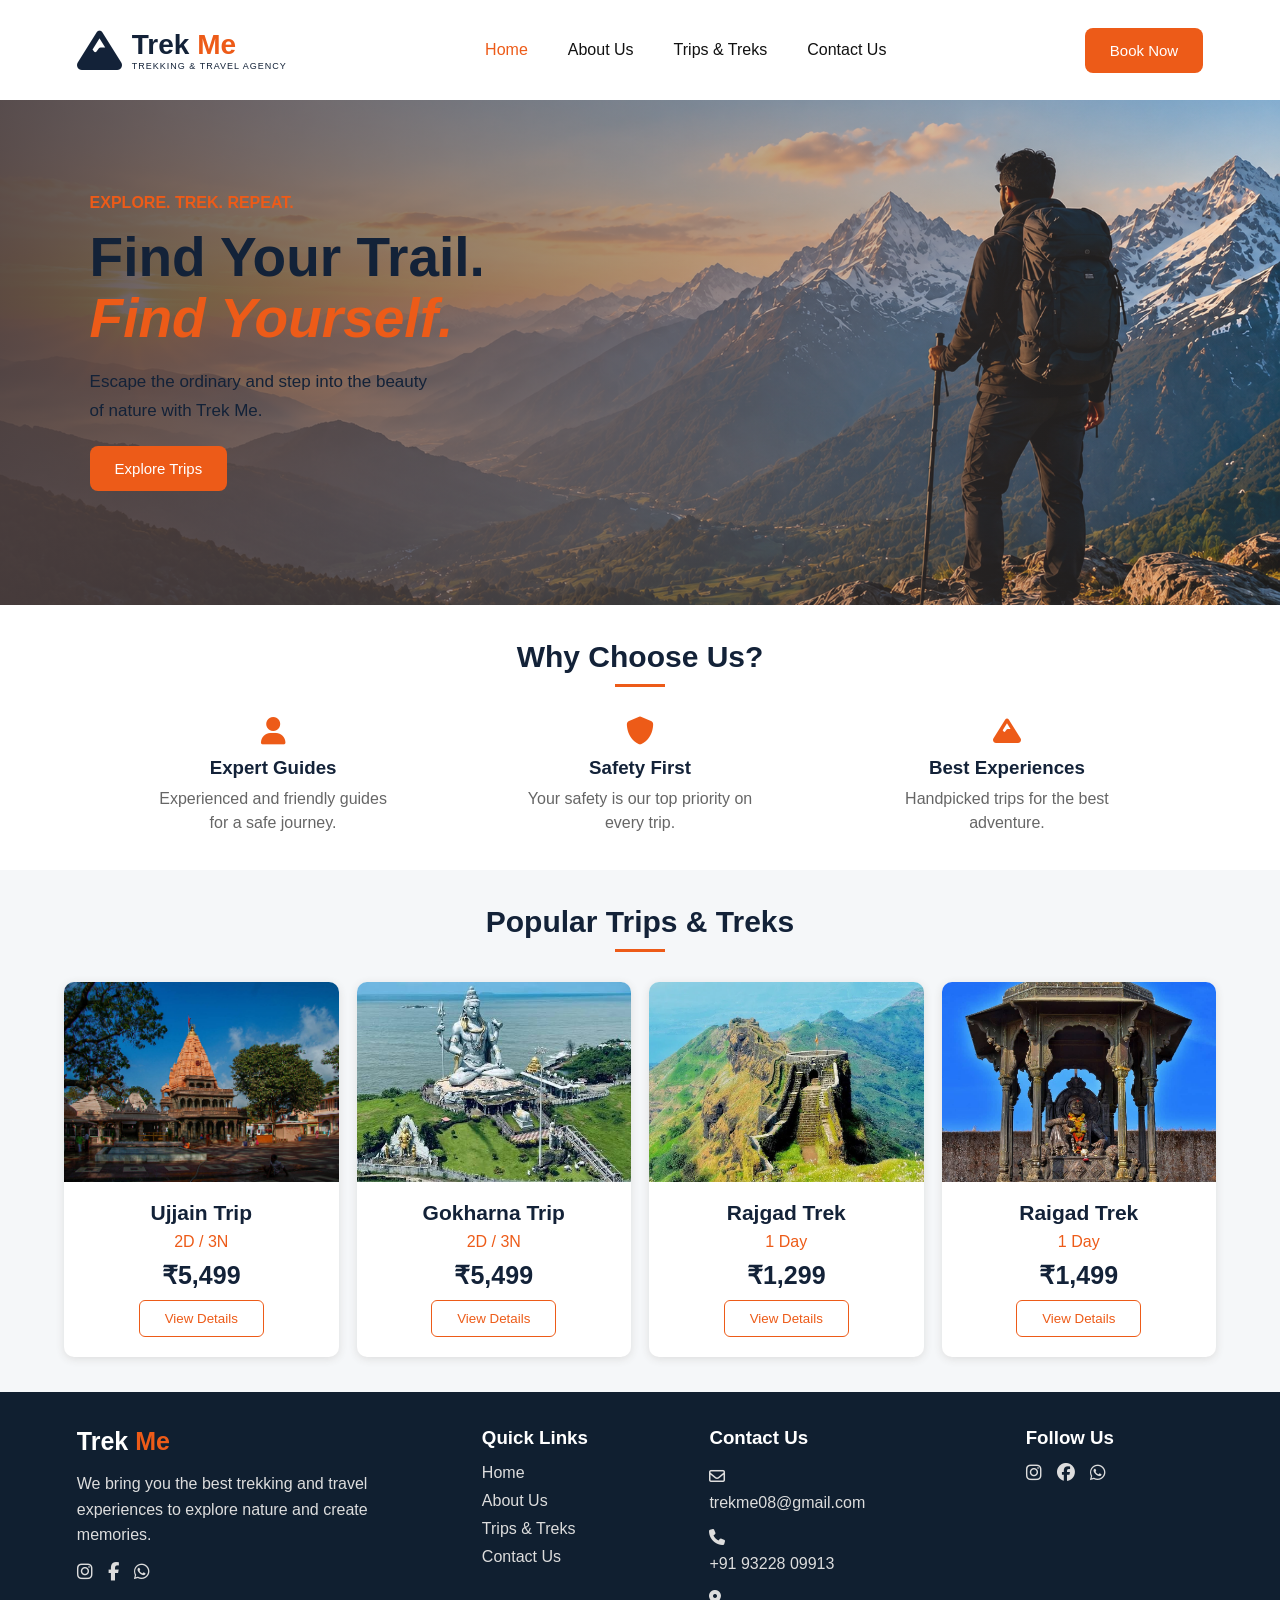
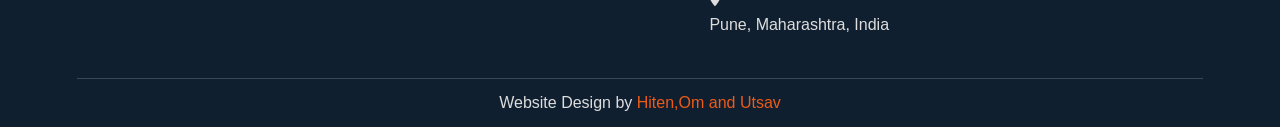
<file: index.html>
<!doctype html>
<html lang="en">
  <head>
    <meta charset="UTF-8" />
    <meta name="viewport" content="width=device-width, initial-scale=1.0" />

    <title>Trek Me - Trekking & Travel Agency</title>

    <!-- CSS link ke liye-->
    <link rel="stylesheet" href="style.css" />

    <!-- Icons ke liye -->
    <link
      rel="stylesheet"
      href="https://cdnjs.cloudflare.com/ajax/libs/font-awesome/6.5.0/css/all.min.css"
    />
  </head>

  <body>
    <!-- ======================
            Navigation bar
         ===================== -->

    <header>
      <div class="logo">
        <i class="fa-solid fa-mountain"></i>

        <div>
          <h2>Trek <span>Me</span></h2>
          <p>TREKKING & TRAVEL AGENCY</p>
        </div>
      </div>

      <nav>
        <a href="#" class="active">Home</a>
        <a href="about.html">About Us</a>
        <a href="treks.html">Trips & Treks</a>
        <a href="#">Contact Us</a>
      </nav>

      <button class="book">Book Now</button>
    </header>

    <!-- ======================
             Hero Section
         ====================== -->

    <section class="hero">
      <div class="hero-text">
        <p class="orange-text">EXPLORE. TREK. REPEAT.</p>

        <h1>
          Find Your Trail.
          <br />
          <span>Find Yourself.</span>
        </h1>

        <p>
          Escape the ordinary and step into the beauty
          <br />
          of nature with Trek Me.
        </p>

        <button class="explore">Explore Trips</button>
      </div>
    </section>

    <!-- ======================
            Why Choose Us 
         ======================-->

    <section class="why">
      <h2>Why Choose Us?</h2>

      <div class="line"></div>

      <div class="why-box">
        <div>
          <i class="fa-solid fa-user"></i>
          <h3>Expert Guides</h3>
          <p>Experienced and friendly guides for a safe journey.</p>
        </div>

        <div>
          <i class="fa-solid fa-shield"></i>
          <h3>Safety First</h3>
          <p>Your safety is our top priority on every trip.</p>
        </div>

        <div>
          <i class="fa-solid fa-mountain"></i>
          <h3>Best Experiences</h3>
          <p>Handpicked trips for the best adventure.</p>
        </div>
      </div>
    </section>

    <!-- Trips -->

    <section class="trips">
      <h2>Popular Trips & Treks</h2>

      <div class="line"></div>

      <div class="trip-container">
        <!-- Ujjain -->

        <div class="card">
          <img src="ujjain.jpg" />

          <h3>Ujjain Trip</h3>

          <p>2D / 3N</p>

          <h4>₹5,499</h4>

          <button class="details">View Details</button>
        </div>

        <!-- Gokarna -->

        <div class="card">
          <img src="gokharna.jpg" />

          <h3>Gokharna Trip</h3>

          <p>2D / 3N</p>

          <h4>₹5,499</h4>

          <button class="details">View Details</button>
        </div>

        <!-- Rajgad -->

        <div class="card">
          <img src="rajgad.jpg" />

          <h3>Rajgad Trek</h3>

          <p>1 Day</p>

          <h4>₹1,299</h4>

          <button class="details">View Details</button>
        </div>

        <!-- Raigad -->

        <div class="card">
          <img src="raigad.jpg" />

          <h3>Raigad Trek</h3>

          <p>1 Day</p>

          <h4>₹1,499</h4>

          <button class="details">View Details</button>
        </div>
      </div>
    </section>

    <!-- ====================== 
                Footer
         ====================== -->

    <footer>
      <div class="footer-box">
        <div>
          <h2>Trek <span>Me</span></h2>

          <p>
            We bring you the best trekking and travel experiences to explore
            nature and create memories.
          </p>

          <div class="social">
            <!-- Instagram -->
            <a
              href="https://www.instagram.com/trek_.me?igsi=MWs0cnY5ajZjNjA1Zg=="
              target="_blank"
            >
              <i class="fa-brands fa-instagram"></i>
            </a>

            <!-- Facebook -->
            <a
              href="https://www.facebook.com/share/19LMLCL9u4/"
              target="_blank"
            >
              <i class="fa-brands fa-facebook-f"></i>
            </a>

            <!-- WhatsApp -->
            <a href="https://wa.me/919322809913" target="_blank">
              <i class="fa-brands fa-whatsapp"></i>
            </a>
          </div>
        </div>

        <!-- ====================== 
                 Quick Links
          ====================== -->

        <div>
          <h3>Quick Links</h3>

          <a href="#">Home</a>
          <a href="#">About Us</a>
          <a href="#">Trips & Treks</a>
          <a href="#">Contact Us</a>
        </div>

        <!-- Contact Us -->

        <div>
          <h3>Contact Us</h3>

          <!-- Email -->
          <p>
            <i class="fa-regular fa-envelope"></i>

            <a href="mailto:trekme08@gmail.com"> trekme08@gmail.com </a>
          </p>

          <!-- Phone -->
          <p>
            <i class="fa-solid fa-phone"></i>

            <a href="tel:+919322809913"> +91 93228 09913 </a>
          </p>

          <!-- Location -->
          <p>
            <i class="fa-solid fa-location-dot"></i>

            <a href="https://maps.app.goo.gl/YRCjyAdnFcQYLfRcA" target="_blank">
              Pune, Maharashtra, India
            </a>
          </p>
        </div>

        <!-- Follow Us -->

        <div>
          <h3>Follow Us</h3>

          <div class="social">
            <!-- Instagram -->
            <a
              href="https://www.instagram.com/trek_.me?igsi=MWs0cnY5ajZjNjA1Zg=="
              target="_blank"
            >
              <i class="fa-brands fa-instagram"></i>
            </a>

            <!-- Facebook -->
            <a
              href="https://www.facebook.com/share/19LMLCL9u4/"
              target="_blank"
            >
              <i class="fa-brands fa-facebook"></i>
            </a>

            <!-- WhatsApp -->
            <a href="https://wa.me/919322809913" target="_blank">
              <i class="fa-brands fa-whatsapp"></i>
            </a>
          </div>
        </div>
      </div>

      <div class="bottom">
        Website Design by
        <span>Hiten,Om and Utsav</span>
      </div>
    </footer>

    <!-- jQuery -->

    <script src="https://code.jquery.com/jquery-3.7.1.min.js"></script>

    <!-- JavaScript -->

    <script src="script.js"></script>
  </body>
</html>
</file>
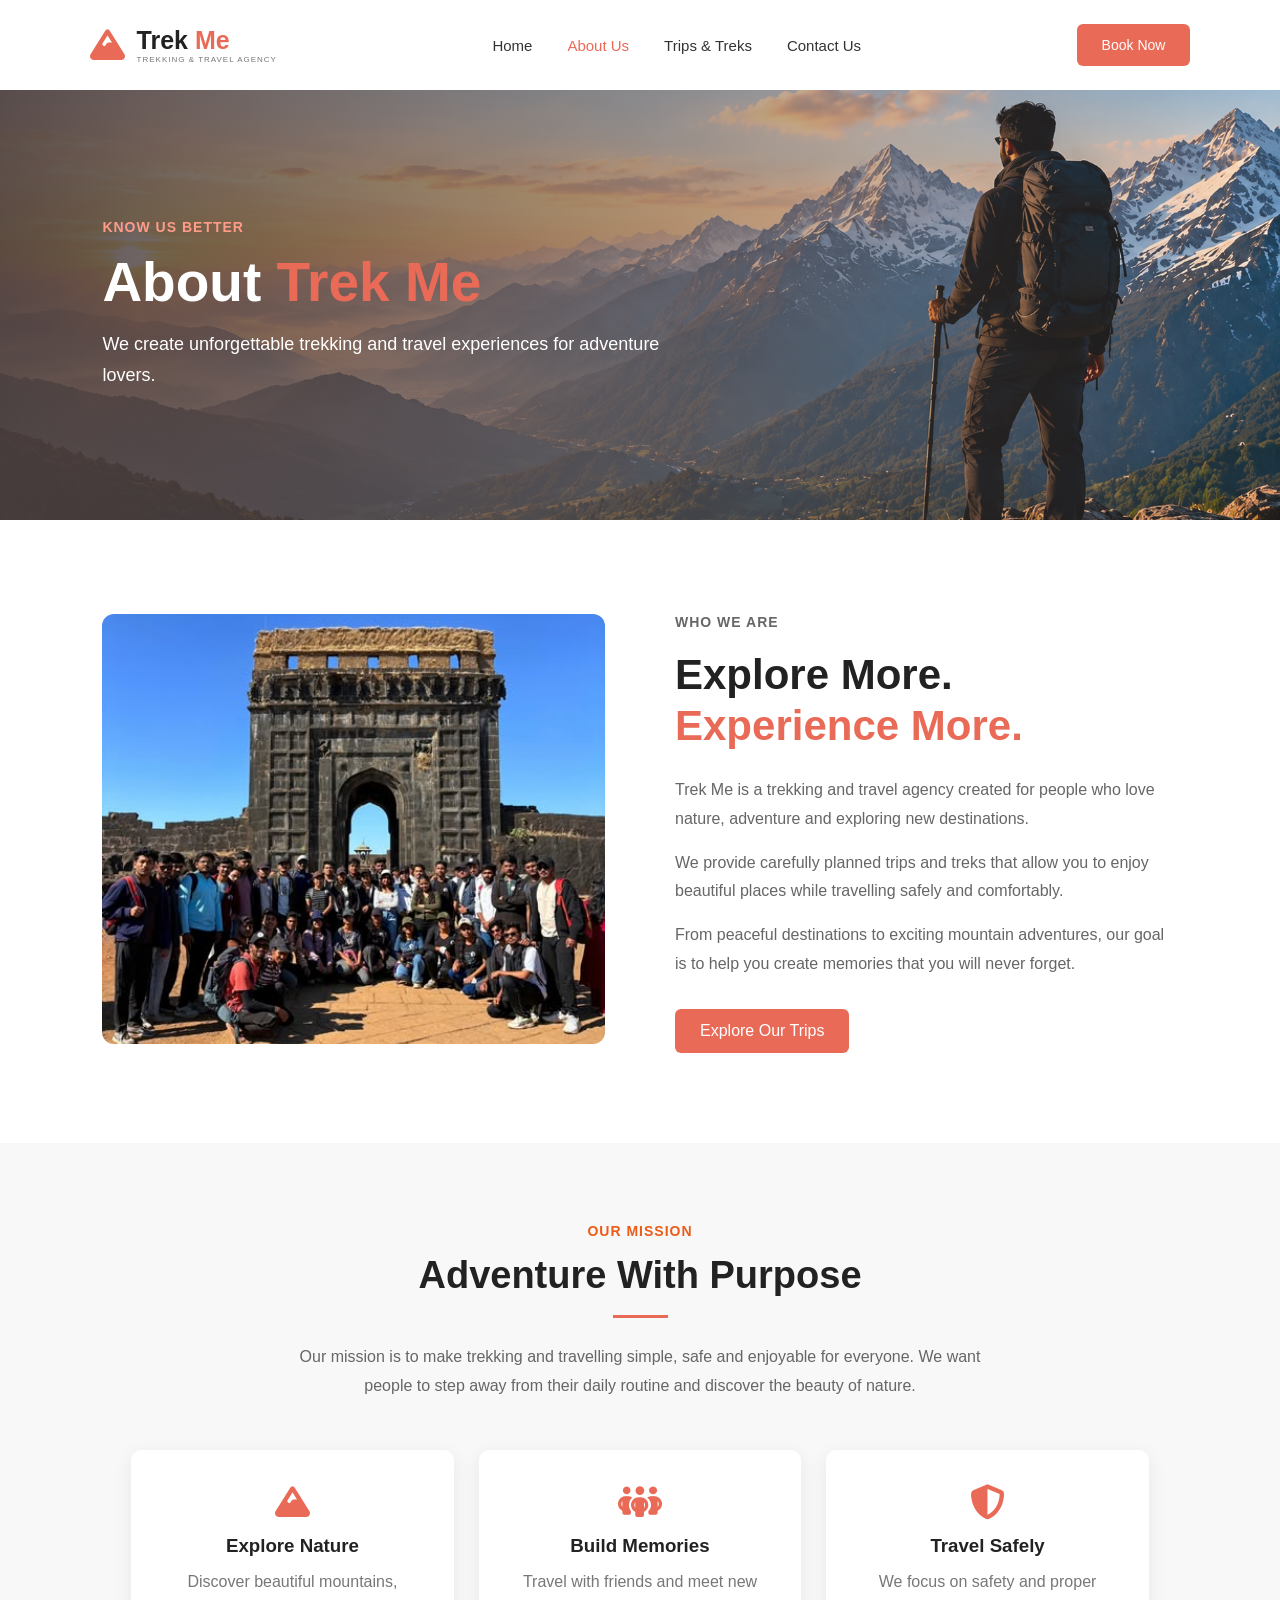
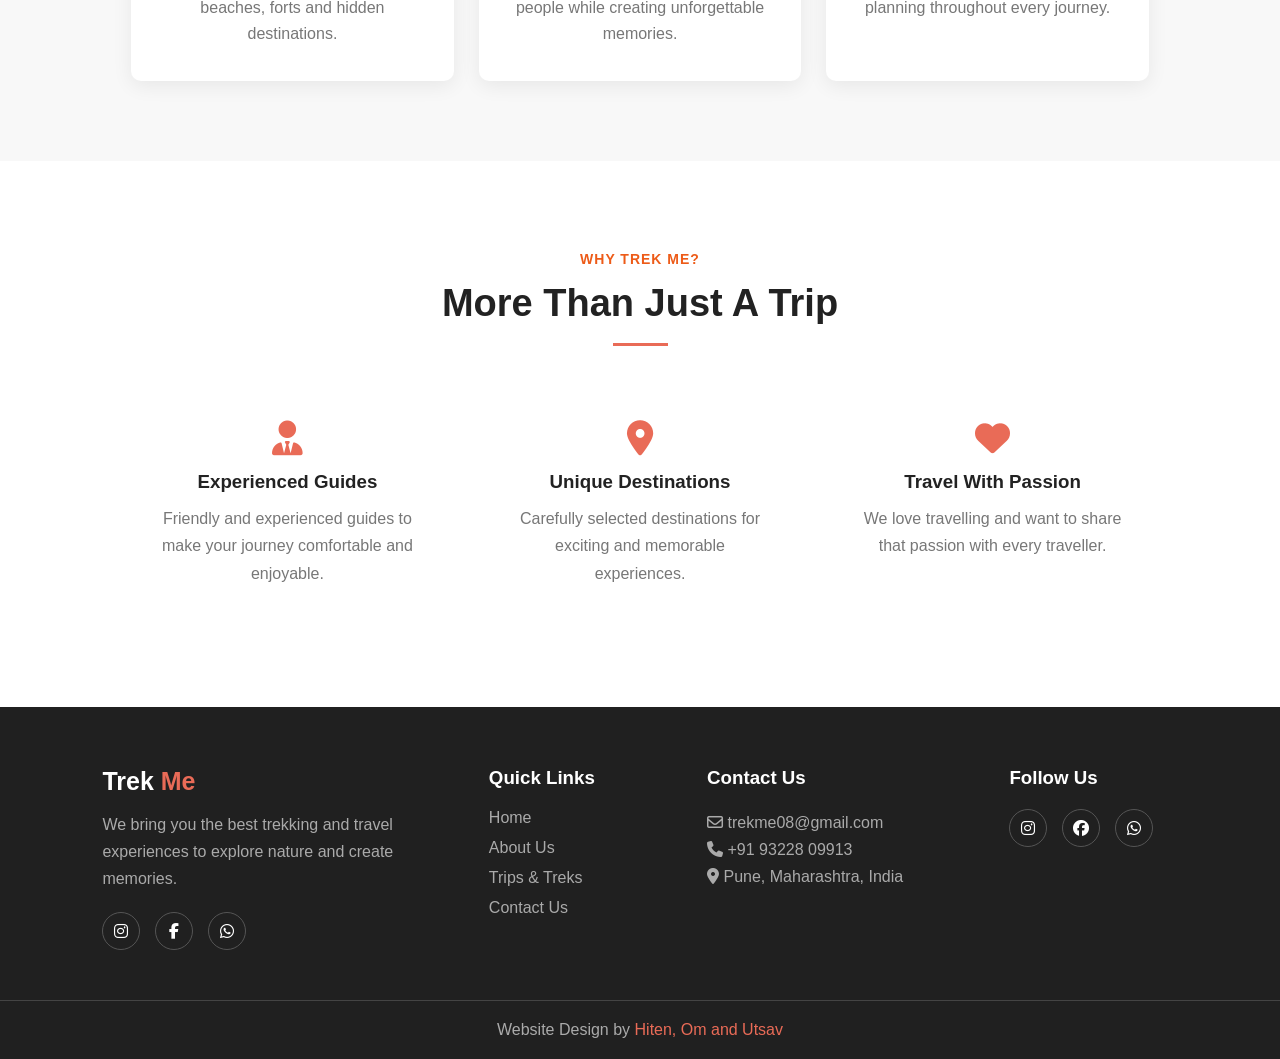
<file: about.html>
<!doctype html>
<html lang="en">
  <head>
    <meta charset="UTF-8" />
    <meta name="viewport" content="width=device-width, initial-scale=1.0" />

    <title>About Us - Trek Me</title>

    <!-- CSS -->
    <link rel="stylesheet" href="about.css" />

    <!-- Font Awesome -->
    <link
      rel="stylesheet"
      href="https://cdnjs.cloudflare.com/ajax/libs/font-awesome/6.5.0/css/all.min.css"
    />
  </head>

  <body>
    <!-- ======================
          Navigation Bar
    ======================= -->

    <header>
      <div class="logo">
        <i class="fa-solid fa-mountain"></i>

        <div>
          <h2>Trek <span>Me</span></h2>
          <p>TREKKING & TRAVEL AGENCY</p>
        </div>
      </div>

      <nav>
        <a href="fp.html">Home</a>
        <a href="about.html" class="active">About Us</a>
        <a href="treks.html">Trips & Treks</a>
        <a href="#contact">Contact Us</a>
      </nav>

      <a href="index.html#trips" class="book">Book Now</a>
    </header>

    <!-- ======================
             About Hero
    ======================= -->

    <section class="about-hero">
      <div class="about-hero-text">
        <p class="orange-text">KNOW US BETTER</p>

        <h1>About <span>Trek Me</span></h1>

        <p>
          We create unforgettable trekking and travel experiences for adventure
          lovers.
        </p>
      </div>
    </section>

    <!-- ======================
             About Us
    ======================= -->

    <section class="about-section">
      <div class="about-image">
        <img src="about.jpg" alt="Trekking Adventure" />
      </div>

      <div class="about-content">
        <p class="orange-text">WHO WE ARE</p>

        <h2>
          Explore More.<br />
          <span>Experience More.</span>
        </h2>

        <p>
          Trek Me is a trekking and travel agency created for people who love
          nature, adventure and exploring new destinations.
        </p>

        <p>
          We provide carefully planned trips and treks that allow you to enjoy
          beautiful places while travelling safely and comfortably.
        </p>

        <p>
          From peaceful destinations to exciting mountain adventures, our goal
          is to help you create memories that you will never forget.
        </p>

        <a href="index.html#trips" class="explore"> Explore Our Trips </a>
      </div>
    </section>

    <!-- ======================
            Our Mission
    ======================= -->

    <section class="mission">
      <p class="orange-text">OUR MISSION</p>

      <h2>Adventure With Purpose</h2>

      <div class="line"></div>

      <p class="mission-text">
        Our mission is to make trekking and travelling simple, safe and
        enjoyable for everyone. We want people to step away from their daily
        routine and discover the beauty of nature.
      </p>

      <div class="mission-box">
        <div>
          <i class="fa-solid fa-mountain"></i>
          <h3>Explore Nature</h3>
          <p>
            Discover beautiful mountains, beaches, forts and hidden
            destinations.
          </p>
        </div>

        <div>
          <i class="fa-solid fa-people-group"></i>
          <h3>Build Memories</h3>
          <p>
            Travel with friends and meet new people while creating unforgettable
            memories.
          </p>
        </div>

        <div>
          <i class="fa-solid fa-shield-halved"></i>
          <h3>Travel Safely</h3>
          <p>
            We focus on safety and proper planning throughout every journey.
          </p>
        </div>
      </div>
    </section>

    <!-- ======================
             Why Trek Me
    ======================= -->

    <section class="why">
      <p class="orange-text">WHY TREK ME?</p>

      <h2>More Than Just A Trip</h2>

      <div class="line"></div>

      <div class="why-box">
        <div>
          <i class="fa-solid fa-user-tie"></i>
          <h3>Experienced Guides</h3>
          <p>
            Friendly and experienced guides to make your journey comfortable and
            enjoyable.
          </p>
        </div>

        <div>
          <i class="fa-solid fa-location-dot"></i>
          <h3>Unique Destinations</h3>
          <p>
            Carefully selected destinations for exciting and memorable
            experiences.
          </p>
        </div>

        <div>
          <i class="fa-solid fa-heart"></i>
          <h3>Travel With Passion</h3>
          <p>
            We love travelling and want to share that passion with every
            traveller.
          </p>
        </div>
      </div>
    </section>

    <!-- ======================
              Footer
    ======================= -->

    <footer id="contact">
      <div class="footer-box">
        <!-- Company -->

        <div>
          <h2>Trek <span>Me</span></h2>

          <p>
            We bring you the best trekking and travel experiences to explore
            nature and create memories.
          </p>

          <div class="social">
            <a href="https://www.instagram.com/trek_.me" target="_blank">
              <i class="fa-brands fa-instagram"></i>
            </a>

            <a href="https://www.facebook.com/" target="_blank">
              <i class="fa-brands fa-facebook-f"></i>
            </a>

            <a href="https://wa.me/919322809913" target="_blank">
              <i class="fa-brands fa-whatsapp"></i>
            </a>
          </div>
        </div>

        <!-- Quick Links -->

        <div>
          <h3>Quick Links</h3>

          <a href="index.html">Home</a>
          <a href="about.html">About Us</a>
          <a href="treks.html">Trips & Treks</a>
          <a href="#contact">Contact Us</a>
        </div>

        <!-- Contact -->

        <div>
          <h3>Contact Us</h3>

          <p>
            <i class="fa-regular fa-envelope"></i>

            <a href="mailto:trekme08@gmail.com"> trekme08@gmail.com </a>
          </p>

          <p>
            <i class="fa-solid fa-phone"></i>

            <a href="tel:+919322809913"> +91 93228 09913 </a>
          </p>

          <p>
            <i class="fa-solid fa-location-dot"></i>

            <a href="https://maps.app.goo.gl/YRCjyAdnFcQYLfRcA" target="_blank">
              Pune, Maharashtra, India
            </a>
          </p>
        </div>

        <!-- Follow Us -->

        <div>
          <h3>Follow Us</h3>

          <div class="social">
            <a href="https://www.instagram.com/trek_.me" target="_blank">
              <i class="fa-brands fa-instagram"></i>
            </a>

            <a href="https://www.facebook.com/" target="_blank">
              <i class="fa-brands fa-facebook"></i>
            </a>

            <a href="https://wa.me/919322809913" target="_blank">
              <i class="fa-brands fa-whatsapp"></i>
            </a>
          </div>
        </div>
      </div>

      <div class="bottom">
        Website Design by
        <span>Hiten, Om and Utsav</span>
      </div>
    </footer>
  </body>
</html>
</file>
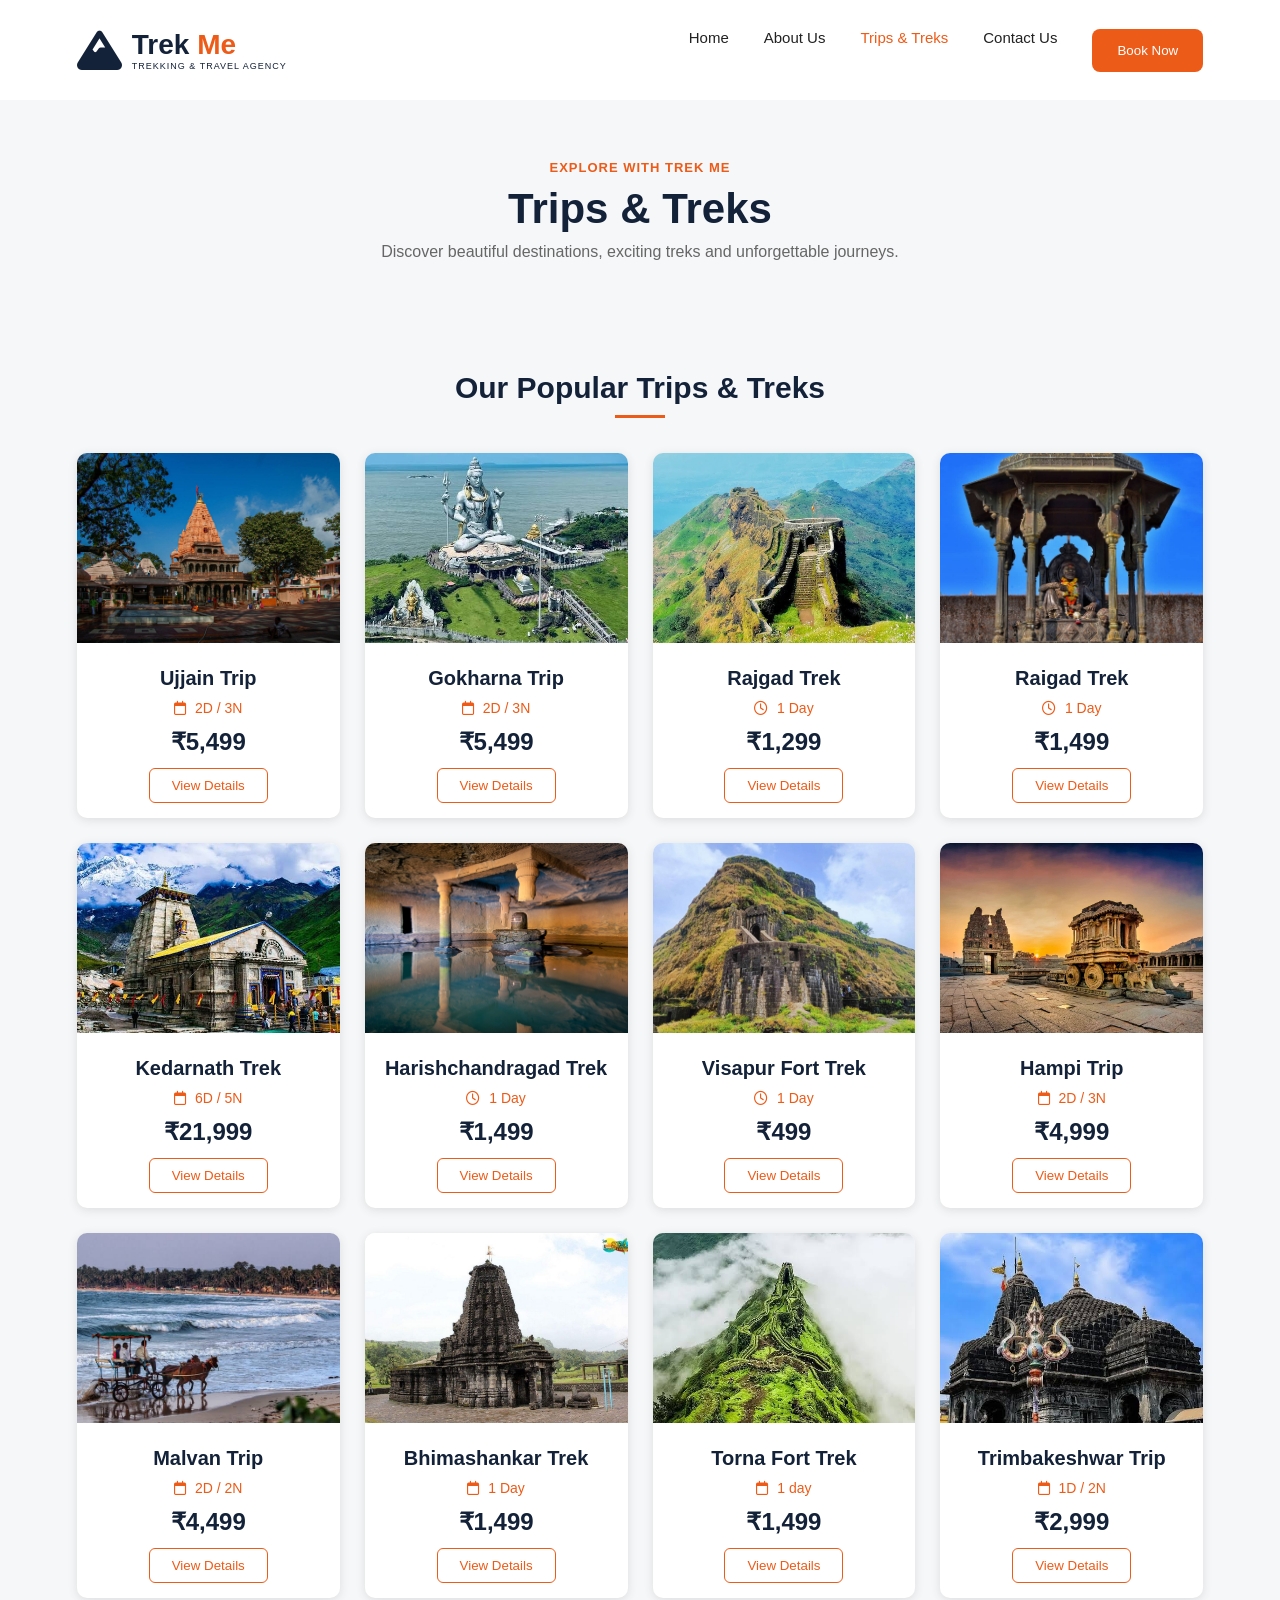
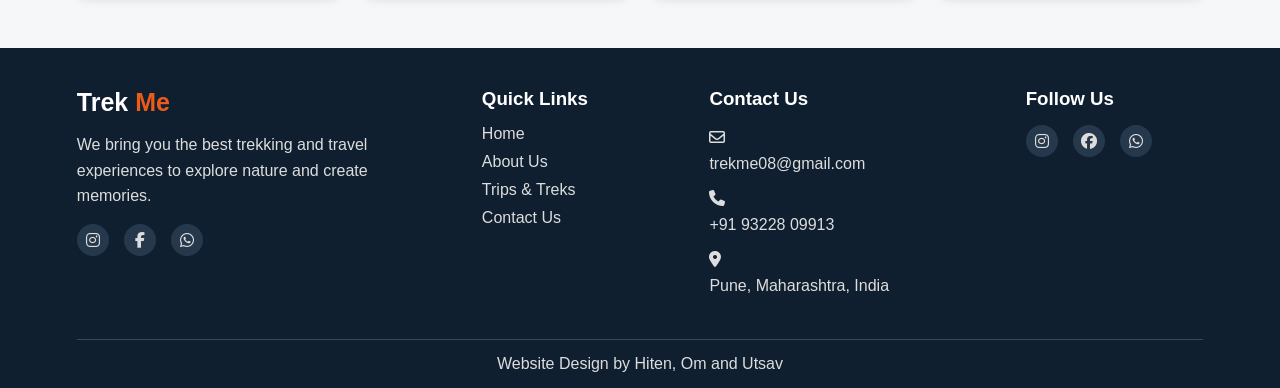
<file: treks.html>
<!doctype html>
<html lang="en">
  <head>
    <meta charset="UTF-8" />

    <meta name="viewport" content="width=device-width, initial-scale=1.0" />

    <title>Trips & Treks - Trek Me</title>

    <!-- CSS -->
    <link rel="stylesheet" href="treks.css" />

    <!-- Font Awesome -->
    <link
      rel="stylesheet"
      href="https://cdnjs.cloudflare.com/ajax/libs/font-awesome/6.5.0/css/all.min.css"
    />
  </head>

  <body>
    <!-- ================= NAVBAR ================= -->

    <header>
      <div class="logo">
        <i class="fa-solid fa-mountain"></i>

        <div>
          <h2>Trek <span>Me</span></h2>
          <p>TREKKING & TRAVEL AGENCY</p>
        </div>
      </div>

      <nav>
        <a href="fp.html">Home</a>

        <a href="about.html">About Us</a>

        <a href="treks.html" class="active"> Trips & Treks </a>

        <a href="#contact">Contact Us</a>

      <button class="book">Book Now</button>
    </header>

    <!-- ================= PAGE TITLE ================= -->

    <section class="page-title">
      <p>EXPLORE WITH TREK ME</p>

      <h1>Trips & Treks</h1>

      <span>
        Discover beautiful destinations, exciting treks and unforgettable
        journeys.
      </span>
    </section>

    <!-- ================= TRIPS ================= -->

    <section class="trips">
      <h2>Our Popular Trips & Treks</h2>

      <div class="line"></div>

      <div class="trip-container">
        <!-- 1 UJJAIN -->

        <div class="card">
          <img src="ujjain.jpg" alt="Ujjain Trip" />

          <div class="card-content">
            <h3>Ujjain Trip</h3>

            <p class="duration">
              <i class="fa-regular fa-calendar"></i>
              2D / 3N
            </p>

            <h4>₹5,499</h4>

            <button class="details">View Details</button>
          </div>
        </div>

        <!-- 2 GOKARNA -->

        <div class="card">
          <img src="gokharna.jpg" alt="Gokarna Trip" />

          <div class="card-content">
            <h3>Gokharna Trip</h3>

            <p class="duration">
              <i class="fa-regular fa-calendar"></i>
              2D / 3N
            </p>

            <h4>₹5,499</h4>

            <button class="details">View Details</button>
          </div>
        </div>

        <!-- 3 RAJGAD -->

        <div class="card">
          <img src="rajgad.jpg" alt="Rajgad Trek" />

          <div class="card-content">
            <h3>Rajgad Trek</h3>

            <p class="duration">
              <i class="fa-regular fa-clock"></i>
              1 Day
            </p>

            <h4>₹1,299</h4>

            <button class="details">View Details</button>
          </div>
        </div>

        <!-- 4 RAIGAD -->

        <div class="card">
          <img src="raigad.jpg" alt="Raigad Trek" />

          <div class="card-content">
            <h3>Raigad Trek</h3>

            <p class="duration">
              <i class="fa-regular fa-clock"></i>
              1 Day
            </p>

            <h4>₹1,499</h4>

            <button class="details">View Details</button>
          </div>
        </div>

        <!-- 5 KEDARKANTHA -->

        <div class="card">
          <img src="kedarnath.jpg" alt="Kedarnath Trek" />

          <div class="card-content">
            <h3>Kedarnath Trek</h3>

            <p class="duration">
              <i class="fa-regular fa-calendar"></i>
              6D / 5N
            </p>

            <h4>₹21,999</h4>

            <button class="details">View Details</button>
          </div>
        </div>

        <!-- 6 HARISHCHANDRAGAD -->

        <div class="card">
          <img src="harishchandragad.jpg" alt="Harishchandragad Trek" />

          <div class="card-content">
            <h3>Harishchandragad Trek</h3>

            <p class="duration">
              <i class="fa-regular fa-clock"></i>
              1 Day
            </p>

            <h4>₹1,499</h4>

            <button class="details">View Details</button>
          </div>
        </div>

        <!-- 7 VISAPUR -->

        <div class="card">
          <img src="visapur.jpg" alt="Visapur Fort Trek" />

          <div class="card-content">
            <h3>Visapur Fort Trek</h3>

            <p class="duration">
              <i class="fa-regular fa-clock"></i>
              1 Day
            </p>

            <h4>₹499</h4>

            <button class="details">View Details</button>
          </div>
        </div>

        <!-- 8 HAMPI -->

        <div class="card">
          <img src="hampi.jpg" alt="Hampi Trip" />

          <div class="card-content">
            <h3>Hampi Trip</h3>

            <p class="duration">
              <i class="fa-regular fa-calendar"></i>
              2D / 3N
            </p>

            <h4>₹4,999</h4>

            <button class="details">View Details</button>
          </div>
        </div>

        <!-- 9 MALVAN -->

        <div class="card">
          <img src="malvan.jpg" alt="Malvan Trip" />

          <div class="card-content">
            <h3>Malvan Trip</h3>

            <p class="duration">
              <i class="fa-regular fa-calendar"></i>
              2D / 2N
            </p>

            <h4>₹4,499</h4>

            <button class="details">View Details</button>
          </div>
        </div>

        <!-- 10 BHIMASHANKAR -->

        <div class="card">
          <img src="bhimashankar.jpg" alt="Bhimashankar Trek" />

          <div class="card-content">
            <h3>Bhimashankar Trek</h3>

            <p class="duration">
              <i class="fa-regular fa-calendar"></i>
              1 Day
            </p>

            <h4>₹1,499</h4>

            <button class="details">View Details</button>
          </div>
        </div>

        <!-- 11 Torna -->

        <div class="card">
          <img src="torna.jpg" alt="Torna Fort Trek" />

          <div class="card-content">
            <h3>Torna Fort Trek</h3>

            <p class="duration">
              <i class="fa-regular fa-calendar"></i>
              1 day
            </p>

            <h4>₹1,499</h4>

            <button class="details">View Details</button>
          </div>
        </div>

        <!-- Trimbakeshwar -->

        <div class="card">
          <img src="trimbakeshwar.jpg" alt="Trimbakeshwar  Trip" />

          <div class="card-content">
            <h3>Trimbakeshwar Trip</h3>

            <p class="duration">
              <i class="fa-regular fa-calendar"></i>
              1D / 2N
            </p>

            <h4>₹2,999</h4>

            <button class="details">View Details</button>
          </div>
        </div>
      </div>
    </section>

    <!-- ======================
              Footer
    ======================= -->

    <footer id="contact">
      <div class="footer-box">
        <!-- Company -->

        <div>
          <h2>Trek <span>Me</span></h2>

          <p>
            We bring you the best trekking and travel experiences to explore
            nature and create memories.
          </p>

          <div class="social">
            <a href="https://www.instagram.com/trek_.me" target="_blank">
              <i class="fa-brands fa-instagram"></i>
            </a>

            <a href="https://www.facebook.com/" target="_blank">
              <i class="fa-brands fa-facebook-f"></i>
            </a>

            <a href="https://wa.me/919322809913" target="_blank">
              <i class="fa-brands fa-whatsapp"></i>
            </a>
          </div>
        </div>

        <!-- Quick Links -->

        <div>
          <h3>Quick Links</h3>

          <a href="index.html">Home</a>
          <a href="about.html">About Us</a>
          <a href="treks.html">Trips & Treks</a>
          <a href="#contact">Contact Us</a>
        </div>

        <!-- Contact -->

        <div>
          <h3>Contact Us</h3>

          <p>
            <i class="fa-regular fa-envelope"></i>

            <a href="mailto:trekme08@gmail.com"> trekme08@gmail.com </a>
          </p>

          <p>
            <i class="fa-solid fa-phone"></i>

            <a href="tel:+919322809913"> +91 93228 09913 </a>
          </p>

          <p>
            <i class="fa-solid fa-location-dot"></i>

            <a href="https://maps.app.goo.gl/YRCjyAdnFcQYLfRcA" target="_blank">
              Pune, Maharashtra, India
            </a>
          </p>
        </div>

        <!-- Follow Us -->

        <div>
          <h3>Follow Us</h3>

          <div class="social">
            <a href="https://www.instagram.com/trek_.me" target="_blank">
              <i class="fa-brands fa-instagram"></i>
            </a>

            <a href="https://www.facebook.com/" target="_blank">
              <i class="fa-brands fa-facebook"></i>
            </a>

            <a href="https://wa.me/919322809913" target="_blank">
              <i class="fa-brands fa-whatsapp"></i>
            </a>
          </div>
        </div>
      </div>

      <div class="bottom">
        Website Design by
        <span>Hiten, Om and Utsav</span>
      </div>
    </footer>
  </body>
</html>
</file>
<file: style.css>
* {
  margin: 0;
  padding: 0;
  box-sizing: border-box;
}

body {
  font-family: Arial, sans-serif;
  color: #132238;
}

/* Navbar */

header {
  height: 100px;
  display: flex;
  align-items: center;
  justify-content: space-between;
  padding: 0 6%;
  background: white;
}

.logo {
  display: flex;
  align-items: center;
  gap: 10px;
}

.logo i {
  font-size: 45px;
}

.logo h2 {
  font-size: 28px;
}

.logo span,
footer span {
  color: #ed5b18;
}

.logo p {
  font-size: 9px;
  letter-spacing: 1px;
}

nav {
  display: flex;
  gap: 40px;
}

nav a {
  color: #111;
  text-decoration: none;
}

nav a:hover,
nav .active {
  color: #ed5b18;
}

.book,
.explore {
  background: #ed5b18;
  color: white;
  border: none;
  padding: 14px 25px;
  border-radius: 8px;
  font-size: 15px;
}

/* Hero */

.hero {
  height: 505px;

  background-image:
    linear-gradient(to right, rgba(76, 63, 63, 0.9), rgba(255, 255, 255, 0.1)),
    url("backround.jpg");

  background-size: cover;
  background-position: center;

  display: flex;
  align-items: center;

  padding-left: 7%;
}

.hero-text {
  margin-top: -20px;
}

.orange-text {
  color: #ed5b18;
  font-weight: bold;
  margin-bottom: 15px;
}

.hero h1 {
  font-size: 55px;
  line-height: 1.1;
  margin-bottom: 20px;
}

.hero h1 span {
  color: #ed5b18;
  font-style: italic;
}

.hero-text > p:not(.orange-text) {
  font-size: 17px;
  line-height: 1.7;
  margin-bottom: 20px;
}

/* Why Choose Us */

.why {
  text-align: center;
  padding: 35px 7%;
}

.why h2,
.trips h2 {
  font-size: 30px;
}

.line {
  width: 50px;
  height: 3px;
  background: #ed5b18;
  margin: 10px auto 30px;
}

.why-box {
  display: flex;
  justify-content: space-around;
}

.why-box div {
  width: 250px;
}

.why-box i {
  font-size: 28px;
  color: #ed5b18;
  margin-bottom: 12px;
}

.why-box h3 {
  margin-bottom: 8px;
}

.why-box p {
  color: #666;
  line-height: 1.5;
}

/* Trips */

.trips {
  background: #f5f7f9;
  padding: 35px 5%;
  text-align: center;
}

.trip-container {
  display: grid;
  grid-template-columns: repeat(4, 1fr);
  gap: 18px;
}

.card {
  background: white;
  border-radius: 10px;
  overflow: hidden;
  padding-bottom: 20px;
  box-shadow: 0 2px 8px #ddd;
}

.card img {
  width: 100%;
  height: 200px;
  object-fit: cover;
}

.card h3 {
  font-size: 21px;
  margin-top: 15px;
}

.card p {
  color: #ed5b18;
  margin: 8px;
}

.card h4 {
  font-size: 25px;
  margin: 10px;
}

.details {
  background: white;
  border: 1px solid #ed5b18;
  color: #ed5b18;
  padding: 10px 25px;
  border-radius: 6px;
}

/* Footer */

footer {
  background: #101f30;
  color: white;
  padding: 35px 6% 0;
}

.footer-box {
  display: grid;
  grid-template-columns: 2fr 1fr 1.5fr 1fr;
  gap: 50px;
}

.footer-box h2 {
  font-size: 25px;
  margin-bottom: 15px;
}

.footer-box h3 {
  margin-bottom: 15px;
}

.footer-box p {
  color: #ddd;
  line-height: 1.6;
  margin-bottom: 10px;
}

.footer-box a {
  display: block;
  color: #ddd;
  text-decoration: none;
  margin-bottom: 10px;
}

.social {
  display: flex;
  gap: 15px;
  margin-top: 15px;
}

.social i {
  font-size: 18px;
}

.bottom {
  border-top: 1px solid #394757;
  text-align: center;
  padding: 15px;
  margin-top: 30px;
  color: #ddd;
}

.bottom span {
  color: #ed5b18;
}

/* Mobile */

@media (max-width: 768px) {
  header {
    height: auto;
    padding: 20px;
    flex-wrap: wrap;
    gap: 15px;
  }

  nav {
    width: 100%;
    justify-content: center;
    gap: 15px;
  }

  nav a {
    font-size: 13px;
  }

  .book {
    display: none;
  }

  .hero {
    height: 500px;
    padding: 30px;
  }

  .hero h1 {
    font-size: 40px;
  }

  .why-box {
    flex-direction: column;
    align-items: center;
    gap: 25px;
  }

  .trip-container {
    grid-template-columns: 1fr 1fr;
  }

  .footer-box {
    grid-template-columns: 1fr 1fr;
  }
}

@media (max-width: 500px) {
  .logo h2 {
    font-size: 22px;
  }

  .logo i {
    font-size: 32px;
  }

  nav {
    gap: 10px;
  }

  nav a {
    font-size: 11px;
  }

  .hero h1 {
    font-size: 34px;
  }

  .hero-text > p:not(.orange-text) {
    font-size: 14px;
  }

  .trip-container {
    grid-template-columns: 1fr;
  }

  .footer-box {
    grid-template-columns: 1fr;
  }
}
</file>
<file: about.css>
* {
  margin: 0;
  padding: 0;
  box-sizing: border-box;
}

body {
  font-family: Arial, sans-serif;
  color: #222;
  background: #fff;
}

/* ======================
      NAVIGATION
====================== */

header {
  height: 90px;
  padding: 0 7%;
  display: flex;
  align-items: center;
  justify-content: space-between;
  background: white;
}

/* Logo */

.logo {
  display: flex;
  align-items: center;
  gap: 12px;
}

.logo > i {
  font-size: 35px;
  color: #e96b57;
}

.logo h2 {
  font-size: 25px;
}

.logo h2 span {
  color: #e96b57;
}

.logo p {
  font-size: 8px;
  letter-spacing: 1px;
  color: #777;
}

/* Navigation */

nav {
  display: flex;
  gap: 35px;
}

nav a {
  text-decoration: none;
  color: #333;
  font-size: 15px;
}

nav a:hover,
nav a.active {
  color: #e96b57;
}

/* Book Button */

.book {
  text-decoration: none;
  background: #e96b57;
  color: white;
  padding: 13px 25px;
  border-radius: 6px;
  border: none;
  font-size: 14px;
  cursor: pointer;
}

.book:hover {
  background: #d95643;
}

/* ======================
        ABOUT HERO
====================== */

.about-hero {
  height: 430px;

  background-image:
    linear-gradient(to right, rgba(75, 63, 63, 0.9), rgba(255, 255, 255, 0.1)),
    url("backround.jpg");

  background-size: cover;
  background-position: center;

  display: flex;
  align-items: center;

  padding-left: 8%;
}

.about-hero-text {
  color: white;
  max-width: 600px;
}

.orange-text {
  color: #ed5b18;
  font-weight: bold;
  letter-spacing: 1px;
  font-size: 14px;
  margin-bottom: 15px;
}

.about-hero .orange-text {
  color: #ff9b87;
}

.about-hero h1 {
  font-size: 55px;
  margin-bottom: 15px;
}

.about-hero h1 span {
  color: #e96b57;
}

.about-hero p:last-child {
  font-size: 18px;
  line-height: 1.7;
}

/* ======================
        ABOUT SECTION
====================== */

.about-section {
  padding: 90px 8%;
  display: flex;
  align-items: center;
  gap: 70px;
}

/* Image */

.about-image {
  width: 50%;
}

.about-image img {
  width: 100%;
  height: 430px;
  object-fit: cover;
  border-radius: 12px;
}

/* Content */

.about-content {
  width: 50%;
}

.about-content h2 {
  font-size: 42px;
  margin-bottom: 25px;
  line-height: 1.2;
}

.about-content h2 span {
  color: #e96b57;
}

.about-content p {
  color: #666;
  line-height: 1.8;
  margin-bottom: 15px;
}

.explore {
  display: inline-block;
  margin-top: 15px;
  padding: 13px 25px;
  background: #e96b57;
  color: white;
  text-decoration: none;
  border-radius: 6px;
}

.explore:hover {
  background: #d95643;
}

/* ======================
         MISSION
====================== */

.mission {
  padding: 80px 8%;
  text-align: center;
  background: #f8f8f8;
}

.mission h2 {
  font-size: 38px;
}

.line {
  width: 55px;
  height: 3px;
  background: #e96b57;
  margin: 18px auto 25px;
}

.mission-text {
  max-width: 700px;
  margin: auto;
  color: #666;
  line-height: 1.8;
}

/* Mission Cards */

.mission-box {
  margin-top: 50px;
  display: flex;
  justify-content: center;
  gap: 25px;
}

.mission-box > div {
  width: 30%;
  background: white;
  padding: 35px 25px;
  border-radius: 10px;
  box-shadow: 0 5px 20px rgba(0, 0, 0, 0.07);
}

.mission-box i {
  font-size: 35px;
  color: #e96b57;
  margin-bottom: 15px;
}

.mission-box h3 {
  margin-bottom: 12px;
}

.mission-box p {
  color: #777;
  line-height: 1.6;
}

/* ======================
          WHY
====================== */

.why {
  padding: 90px 8%;
  text-align: center;
}

.why h2 {
  font-size: 38px;
}

.why-box {
  margin-top: 45px;
  display: flex;
  justify-content: center;
  gap: 30px;
}

.why-box > div {
  width: 30%;
  padding: 30px;
}

.why-box i {
  font-size: 35px;
  color: #e96b57;
  margin-bottom: 15px;
}

.why-box h3 {
  margin-bottom: 12px;
}

.why-box p {
  color: #777;
  line-height: 1.7;
}

/* ======================
          FOOTER
====================== */

footer {
  background: #202020;
  color: white;
  padding-top: 60px;
}

.footer-box {
  padding: 0 8% 50px;

  display: grid;
  grid-template-columns: 2fr 1fr 1.5fr 1fr;

  gap: 50px;
}

.footer-box h2 {
  font-size: 25px;
  margin-bottom: 15px;
}

.footer-box h2 span {
  color: #e96b57;
}

.footer-box h3 {
  margin-bottom: 20px;
}

.footer-box p {
  color: #aaa;
  line-height: 1.7;
}

.footer-box > div > a {
  display: block;
  color: #aaa;
  text-decoration: none;
  margin-bottom: 12px;
}

.footer-box a:hover {
  color: #e96b57;
}

/* Social */

.social {
  display: flex !important;
  gap: 15px;
  margin-top: 20px;
}

.social a {
  display: flex !important;

  width: 38px;
  height: 38px;

  justify-content: center;
  align-items: center;

  border: 1px solid #555;
  border-radius: 50%;

  color: white !important;
  text-decoration: none;
}

.social a:hover {
  background: #e96b57;
  border-color: #e96b57;
}

/* Contact */

.footer-box p a {
  display: inline;
  color: #aaa;
  text-decoration: none;
}

/* Bottom */

.bottom {
  border-top: 1px solid #444;
  text-align: center;
  padding: 20px;
  color: #aaa;
}

.bottom span {
  color: #e96b57;
}

/* ======================
       RESPONSIVE
====================== */

@media (max-width: 900px) {
  header {
    padding: 0 4%;
  }

  nav {
    gap: 15px;
  }

  .about-section {
    flex-direction: column;
  }

  .about-image,
  .about-content {
    width: 100%;
  }

  .mission-box,
  .why-box {
    flex-direction: column;
  }

  .mission-box > div,
  .why-box > div {
    width: 100%;
  }

  .footer-box {
    grid-template-columns: 1fr 1fr;
  }
}

@media (max-width: 600px) {
  header {
    height: auto;
    padding: 20px;
    flex-direction: column;
    gap: 20px;
  }

  nav {
    flex-wrap: wrap;
    justify-content: center;
  }

  .about-hero {
    height: 350px;
    padding: 30px;
  }

  .about-hero h1 {
    font-size: 40px;
  }

  .about-content h2 {
    font-size: 32px;
  }

  .footer-box {
    grid-template-columns: 1fr;
  }
}
</file>
<file: treks.css>
* {
  margin: 0;
  padding: 0;
  box-sizing: border-box;
}

body {
  font-family: Arial, sans-serif;
  color: #132238;
  background: white;
}

/* ================= NAVBAR ================= */

header {
  height: 100px;

  display: flex;
  align-items: center;
  justify-content: space-between;

  padding: 0 6%;

  background: white;
}

.logo {
  display: flex;
  align-items: center;

  gap: 10px;
}

.logo i {
  font-size: 45px;
}

.logo h2 {
  font-size: 28px;
}

.logo span {
  color: #ed5b18;
}

.logo p {
  font-size: 9px;
  letter-spacing: 1px;
}

nav {
  display: flex;
  gap: 35px;
}

nav a {
  color: #222;
  text-decoration: none;
  font-size: 15px;
}

nav a:hover,
nav .active {
  color: #ed5b18;
}

.book {
  background: #ed5b18;

  color: white;

  border: none;

  padding: 14px 25px;

  border-radius: 8px;

  cursor: pointer;
}

/* ================= PAGE TITLE ================= */

.page-title {
  text-align: center;

  background: #f5f7f9;

  padding: 60px 20px;
}

.page-title p {
  color: #ed5b18;

  font-size: 13px;

  font-weight: bold;

  letter-spacing: 1px;
}

.page-title h1 {
  font-size: 42px;

  margin: 10px 0;
}

.page-title span {
  color: #666;

  font-size: 16px;
}

/* ================= TRIPS ================= */

.trips {
  padding: 50px 6%;

  background: #f5f7f9;
}

.trips > h2 {
  text-align: center;

  font-size: 30px;
}

.line {
  width: 50px;

  height: 3px;

  background: #ed5b18;

  margin: 10px auto 35px;
}

/* ================= CARD CONTAINER ================= */

.trip-container {
  display: grid;

  grid-template-columns: repeat(4, 1fr);

  gap: 25px;
}

/* ================= CARD ================= */

.card {
  background: white;

  border-radius: 10px;

  overflow: hidden;

  text-align: center;

  box-shadow: 0 2px 10px #ddd;

  transition: 0.3s;
}

.card:hover {
  transform: translateY(-5px);

  box-shadow: 0 5px 18px #ccc;
}

.card img {
  width: 100%;

  height: 190px;

  object-fit: cover;
}

.card-content {
  padding: 15px;
}

.card h3 {
  font-size: 20px;

  margin: 5px 0 10px;
}

.duration {
  color: #ed5b18;

  font-size: 14px;
}

.duration i {
  margin-right: 5px;
}

.card h4 {
  font-size: 24px;

  margin: 12px 0;
}

.details {
  background: white;

  color: #ed5b18;

  border: 1px solid #ed5b18;

  padding: 9px 22px;

  border-radius: 6px;

  cursor: pointer;
}

.details:hover {
  background: #ed5b18;

  color: white;
}

/* ================= FOOTER ================= */

footer {
  background: #101f30;

  color: white;

  padding: 40px 6% 0;
}

.footer-box {
  display: grid;

  grid-template-columns: 2fr 1fr 1.5fr 1fr;

  gap: 50px;
}

.footer-box h2 {
  font-size: 25px;

  margin-bottom: 15px;
}

.footer-box h2 span {
  color: #ed5b18;
}

.footer-box h3 {
  margin-bottom: 15px;
}

.footer-box p {
  color: #ddd;

  line-height: 1.6;

  margin-bottom: 10px;
}

.footer-box a {
  display: block;

  color: #ddd;

  text-decoration: none;

  margin-bottom: 10px;
}

.footer-box a:hover {
  color: #ed5b18;
}

.social {
  display: flex;

  gap: 15px;

  margin-top: 15px;
}

.social a {
  display: flex;

  align-items: center;

  justify-content: center;

  width: 32px;

  height: 32px;

  border-radius: 50%;

  background: #26384b;
}

.social i {
  font-size: 16px;
}

/* ================= BOTTOM ================= */

.bottom {
  border-top: 1px solid #394757;

  text-align: center;

  padding: 15px;

  margin-top: 30px;

  color: #ddd;
}
</file>
